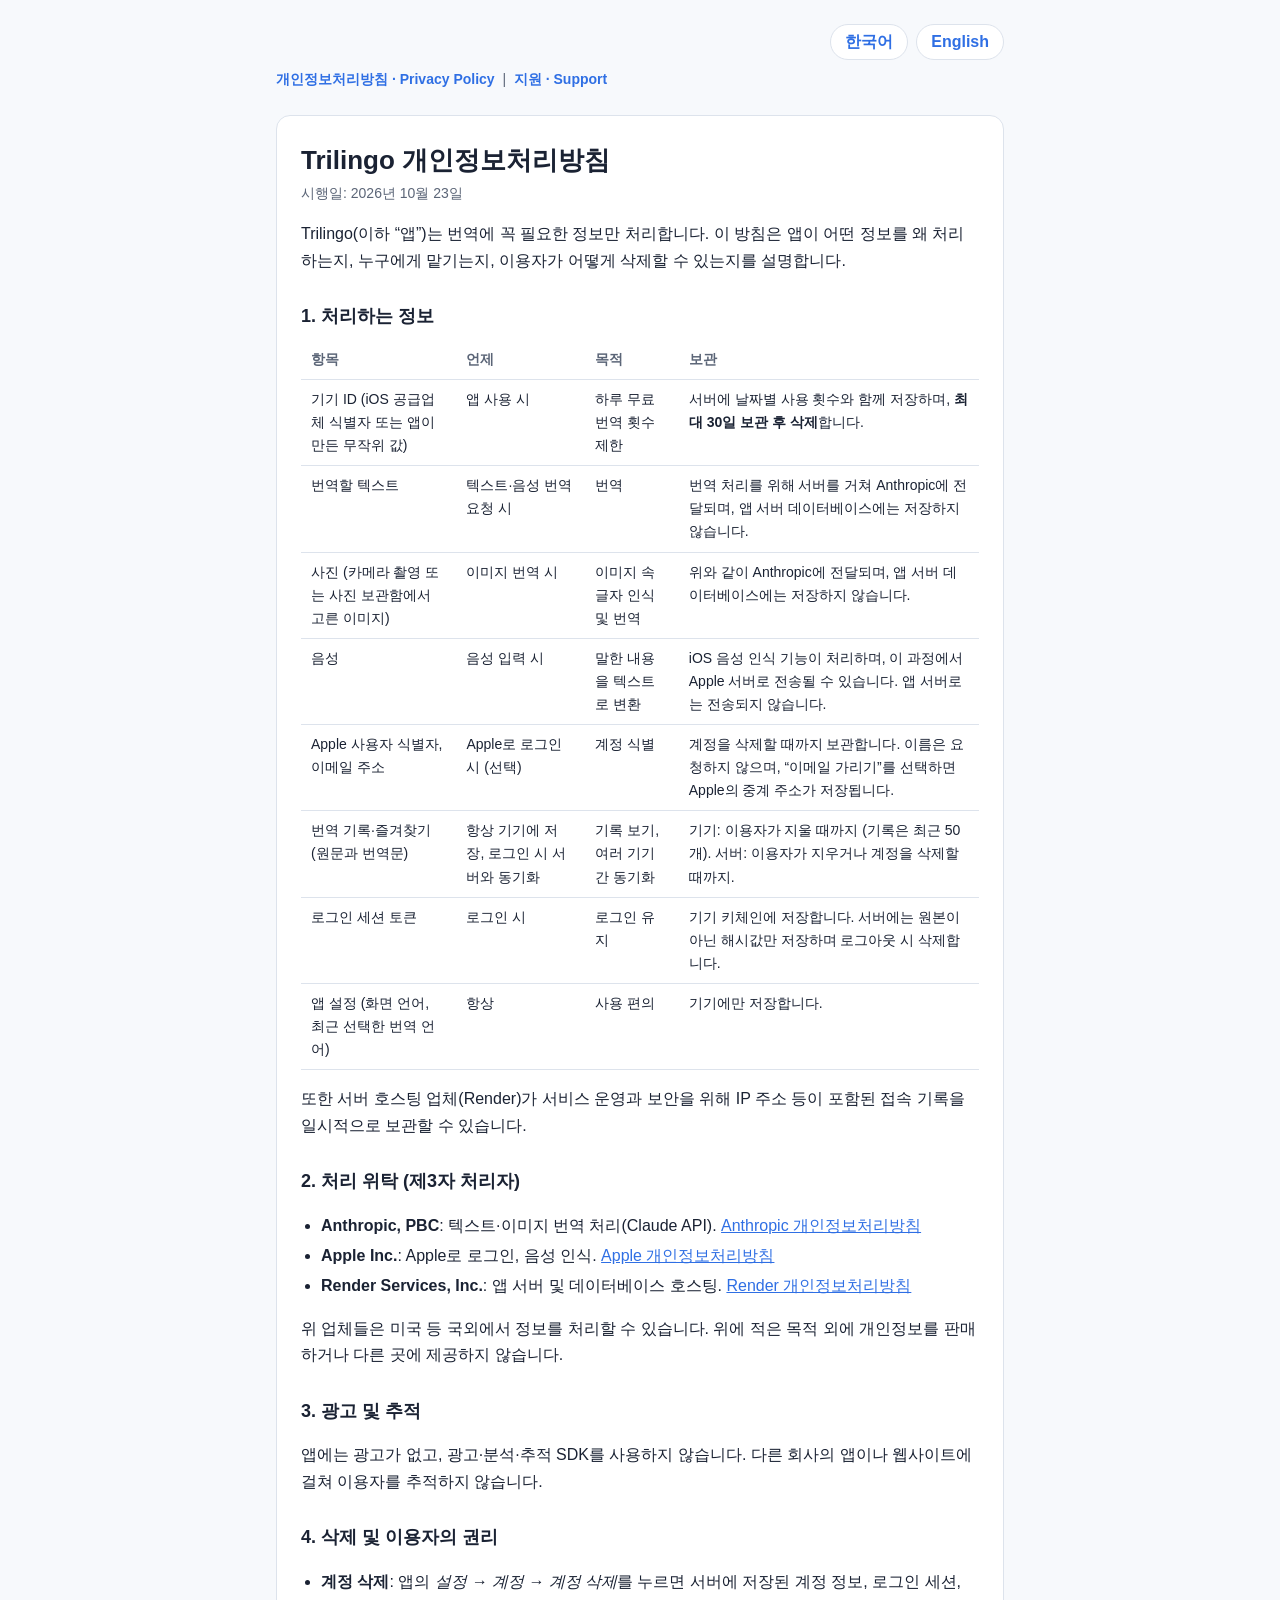
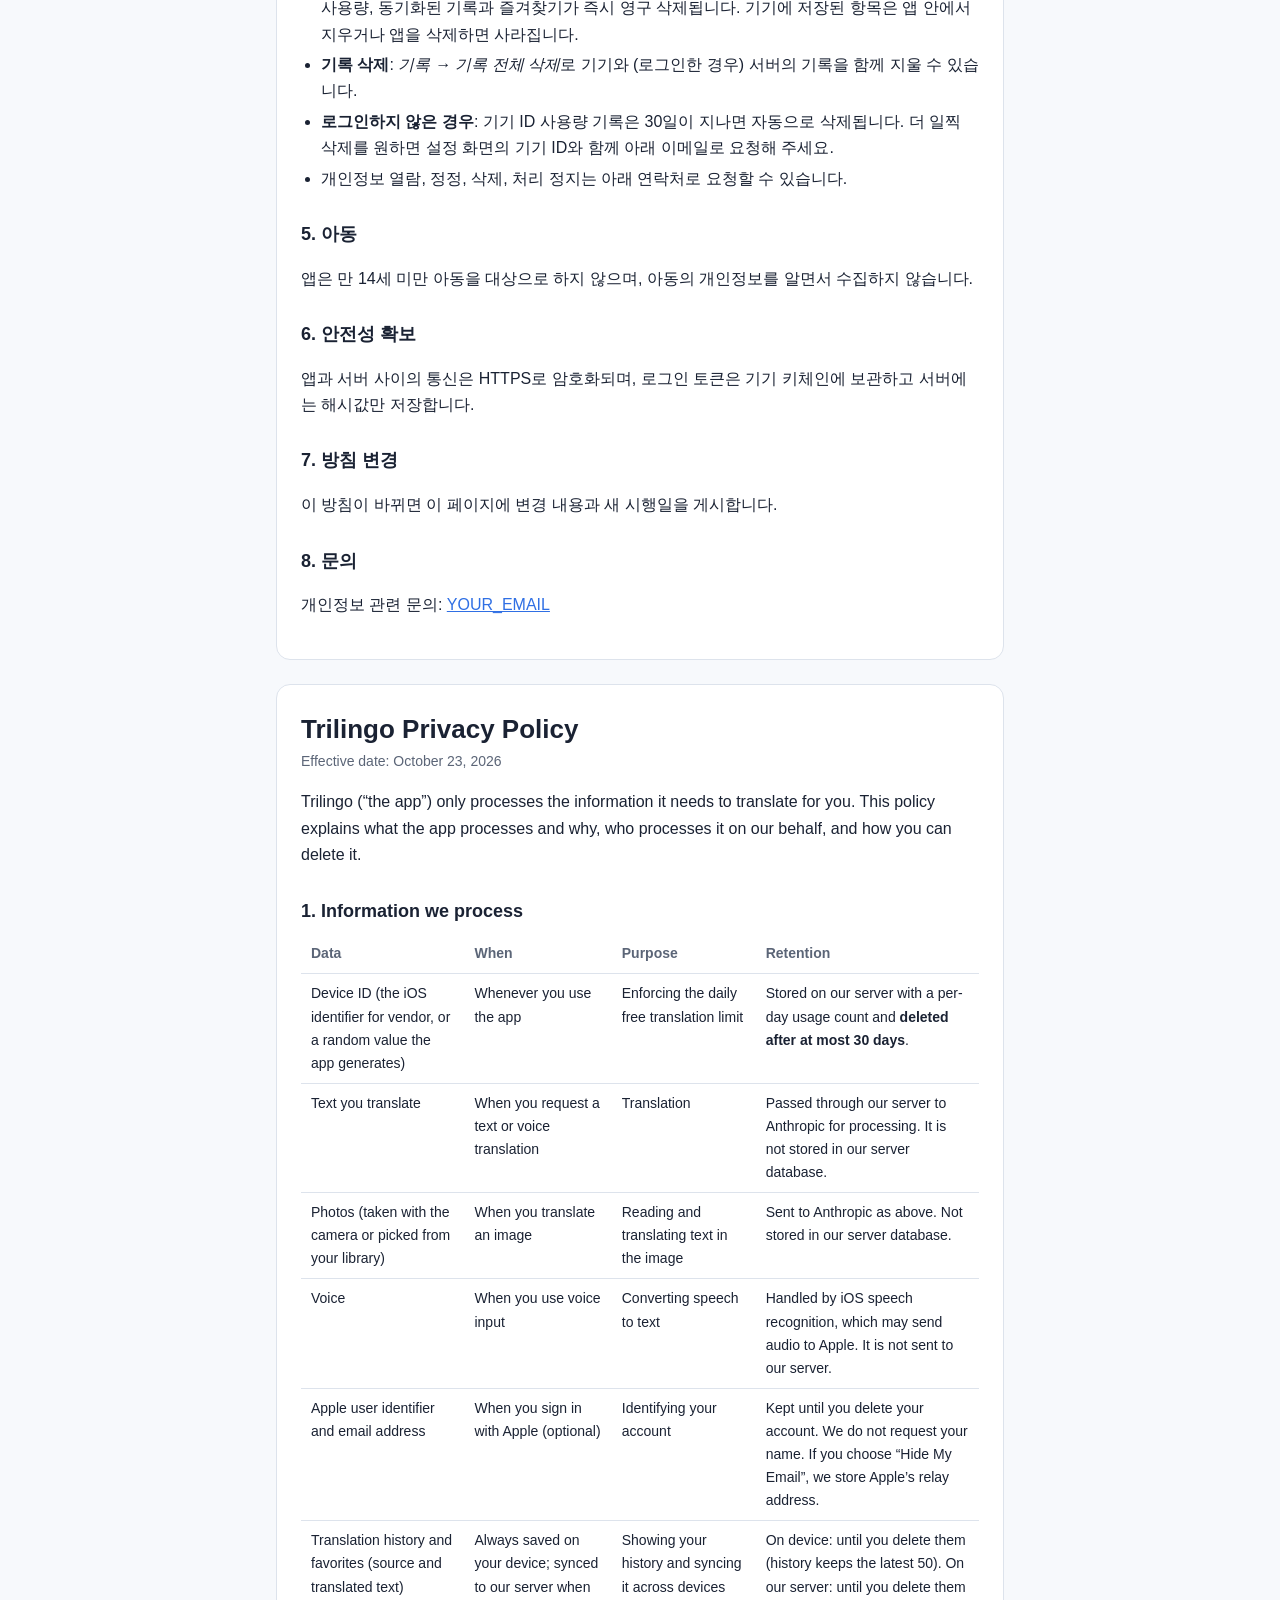
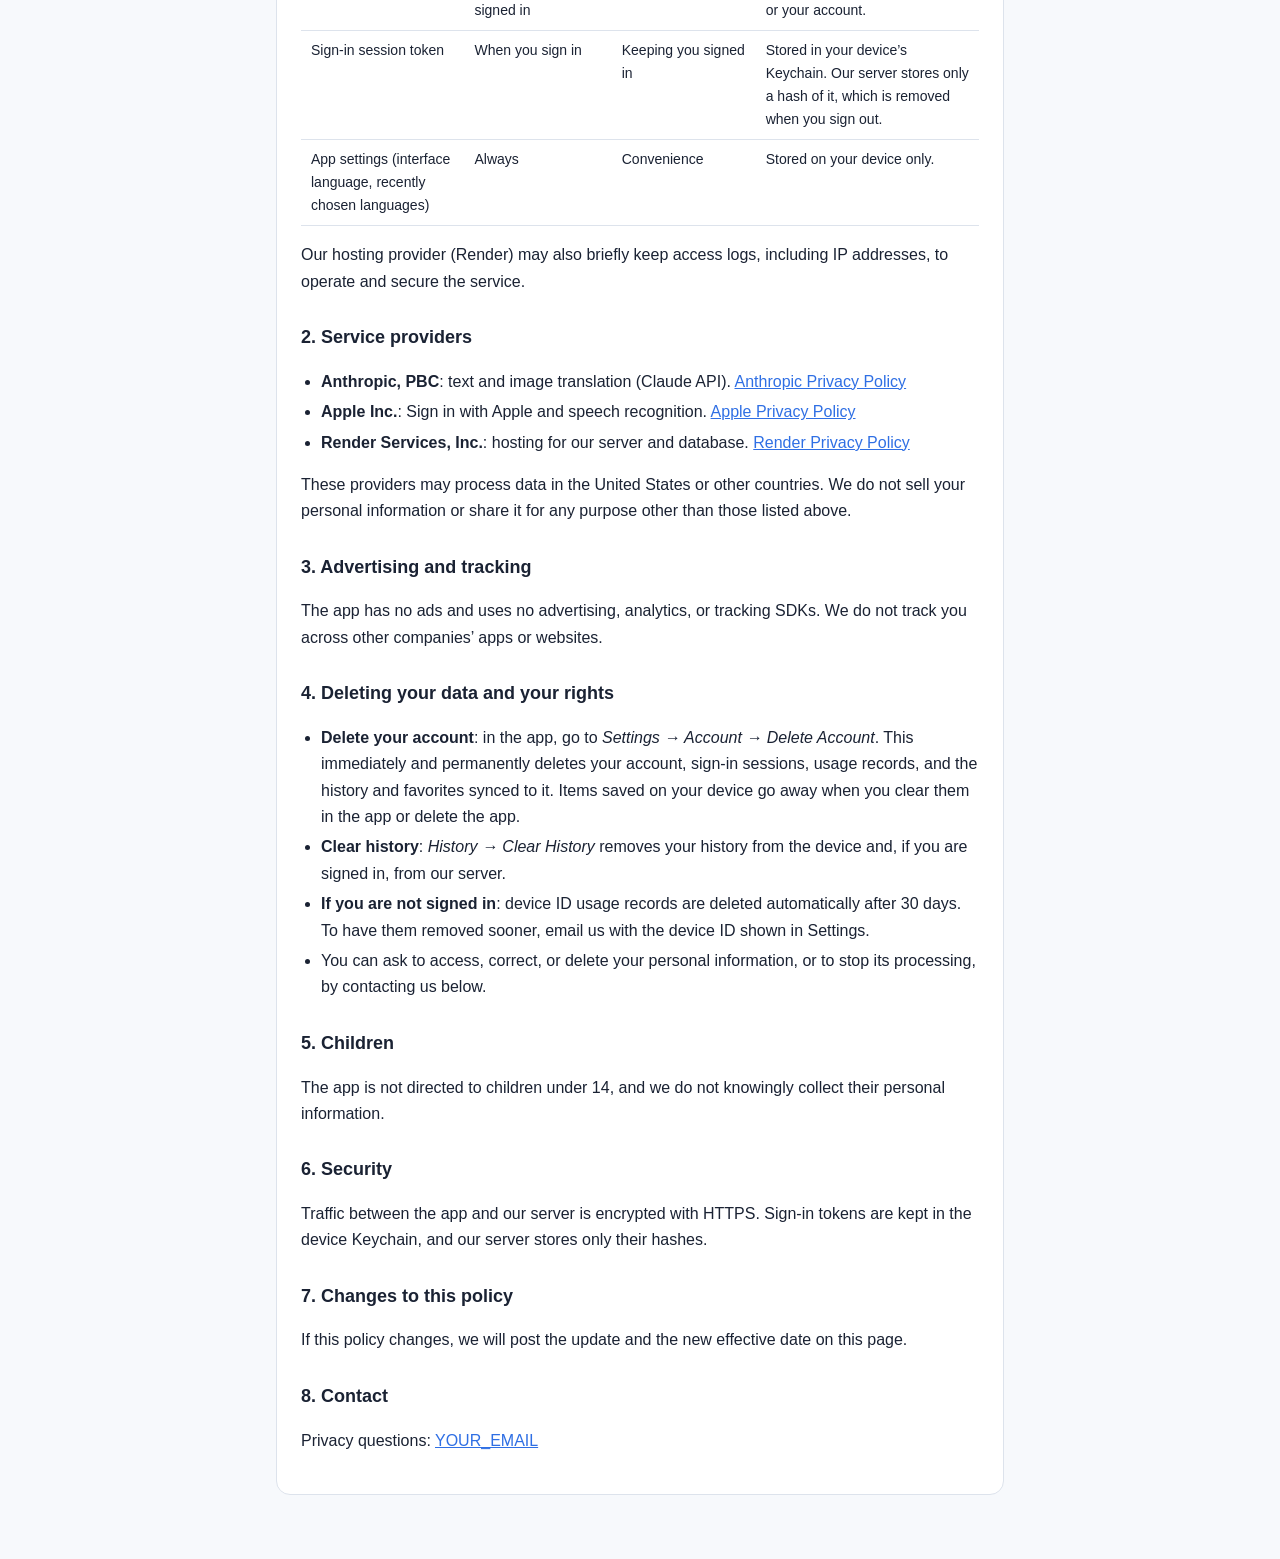
<file: index.html>
<!doctype html>
<html lang="ko">
<head>
  <meta charset="utf-8">
  <meta name="viewport" content="width=device-width, initial-scale=1">
  <meta name="color-scheme" content="light dark">
  <title>Trilingo 개인정보처리방침 · Privacy Policy</title>
  <link rel="stylesheet" href="style.css">
</head>
<body>
<main>
  <nav class="lang" aria-label="Language">
    <a href="#ko" lang="ko">한국어</a>
    <a href="#en" lang="en">English</a>
  </nav>
  <nav class="pages">
    <a href="./">개인정보처리방침 · Privacy Policy</a> &nbsp;|&nbsp; <a href="support.html">지원 · Support</a>
  </nav>

  <!-- ===================== 한국어 ===================== -->
  <section class="language" id="ko" lang="ko">
    <h1>Trilingo 개인정보처리방침</h1>
    <p class="meta">시행일: 2026년 10월 23일</p>

    <p>Trilingo(이하 “앱”)는 번역에 꼭 필요한 정보만 처리합니다. 이 방침은 앱이 어떤 정보를 왜 처리하는지, 누구에게 맡기는지, 이용자가 어떻게 삭제할 수 있는지를 설명합니다.</p>

    <h2>1. 처리하는 정보</h2>
    <div class="table-wrap">
      <table>
        <thead>
          <tr><th>항목</th><th>언제</th><th>목적</th><th>보관</th></tr>
        </thead>
        <tbody>
          <tr>
            <td>기기 ID (iOS 공급업체 식별자 또는 앱이 만든 무작위 값)</td>
            <td>앱 사용 시</td>
            <td>하루 무료 번역 횟수 제한</td>
            <td>서버에 날짜별 사용 횟수와 함께 저장하며, <strong>최대 30일 보관 후 삭제</strong>합니다.</td>
          </tr>
          <tr>
            <td>번역할 텍스트</td>
            <td>텍스트·음성 번역 요청 시</td>
            <td>번역</td>
            <td>번역 처리를 위해 서버를 거쳐 Anthropic에 전달되며, 앱 서버 데이터베이스에는 저장하지 않습니다.</td>
          </tr>
          <tr>
            <td>사진 (카메라 촬영 또는 사진 보관함에서 고른 이미지)</td>
            <td>이미지 번역 시</td>
            <td>이미지 속 글자 인식 및 번역</td>
            <td>위와 같이 Anthropic에 전달되며, 앱 서버 데이터베이스에는 저장하지 않습니다.</td>
          </tr>
          <tr>
            <td>음성</td>
            <td>음성 입력 시</td>
            <td>말한 내용을 텍스트로 변환</td>
            <td>iOS 음성 인식 기능이 처리하며, 이 과정에서 Apple 서버로 전송될 수 있습니다. 앱 서버로는 전송되지 않습니다.</td>
          </tr>
          <tr>
            <td>Apple 사용자 식별자, 이메일 주소</td>
            <td>Apple로 로그인 시 (선택)</td>
            <td>계정 식별</td>
            <td>계정을 삭제할 때까지 보관합니다. 이름은 요청하지 않으며, “이메일 가리기”를 선택하면 Apple의 중계 주소가 저장됩니다.</td>
          </tr>
          <tr>
            <td>번역 기록·즐겨찾기 (원문과 번역문)</td>
            <td>항상 기기에 저장, 로그인 시 서버와 동기화</td>
            <td>기록 보기, 여러 기기 간 동기화</td>
            <td>기기: 이용자가 지울 때까지 (기록은 최근 50개). 서버: 이용자가 지우거나 계정을 삭제할 때까지.</td>
          </tr>
          <tr>
            <td>로그인 세션 토큰</td>
            <td>로그인 시</td>
            <td>로그인 유지</td>
            <td>기기 키체인에 저장합니다. 서버에는 원본이 아닌 해시값만 저장하며 로그아웃 시 삭제합니다.</td>
          </tr>
          <tr>
            <td>앱 설정 (화면 언어, 최근 선택한 번역 언어)</td>
            <td>항상</td>
            <td>사용 편의</td>
            <td>기기에만 저장합니다.</td>
          </tr>
        </tbody>
      </table>
    </div>
    <p>또한 서버 호스팅 업체(Render)가 서비스 운영과 보안을 위해 IP 주소 등이 포함된 접속 기록을 일시적으로 보관할 수 있습니다.</p>

    <h2>2. 처리 위탁 (제3자 처리자)</h2>
    <ul>
      <li><strong>Anthropic, PBC</strong>: 텍스트·이미지 번역 처리(Claude API). <a href="https://www.anthropic.com/legal/privacy">Anthropic 개인정보처리방침</a></li>
      <li><strong>Apple Inc.</strong>: Apple로 로그인, 음성 인식. <a href="https://www.apple.com/legal/privacy/">Apple 개인정보처리방침</a></li>
      <li><strong>Render Services, Inc.</strong>: 앱 서버 및 데이터베이스 호스팅. <a href="https://render.com/privacy">Render 개인정보처리방침</a></li>
    </ul>
    <p>위 업체들은 미국 등 국외에서 정보를 처리할 수 있습니다. 위에 적은 목적 외에 개인정보를 판매하거나 다른 곳에 제공하지 않습니다.</p>

    <h2>3. 광고 및 추적</h2>
    <p>앱에는 광고가 없고, 광고·분석·추적 SDK를 사용하지 않습니다. 다른 회사의 앱이나 웹사이트에 걸쳐 이용자를 추적하지 않습니다.</p>

    <h2>4. 삭제 및 이용자의 권리</h2>
    <ul>
      <li><strong>계정 삭제</strong>: 앱의 <em>설정 → 계정 → 계정 삭제</em>를 누르면 서버에 저장된 계정 정보, 로그인 세션, 사용량, 동기화된 기록과 즐겨찾기가 즉시 영구 삭제됩니다. 기기에 저장된 항목은 앱 안에서 지우거나 앱을 삭제하면 사라집니다.</li>
      <li><strong>기록 삭제</strong>: <em>기록 → 기록 전체 삭제</em>로 기기와 (로그인한 경우) 서버의 기록을 함께 지울 수 있습니다.</li>
      <li><strong>로그인하지 않은 경우</strong>: 기기 ID 사용량 기록은 30일이 지나면 자동으로 삭제됩니다. 더 일찍 삭제를 원하면 설정 화면의 기기 ID와 함께 아래 이메일로 요청해 주세요.</li>
      <li>개인정보 열람, 정정, 삭제, 처리 정지는 아래 연락처로 요청할 수 있습니다.</li>
    </ul>

    <h2>5. 아동</h2>
    <p>앱은 만 14세 미만 아동을 대상으로 하지 않으며, 아동의 개인정보를 알면서 수집하지 않습니다.</p>

    <h2>6. 안전성 확보</h2>
    <p>앱과 서버 사이의 통신은 HTTPS로 암호화되며, 로그인 토큰은 기기 키체인에 보관하고 서버에는 해시값만 저장합니다.</p>

    <h2>7. 방침 변경</h2>
    <p>이 방침이 바뀌면 이 페이지에 변경 내용과 새 시행일을 게시합니다.</p>

    <h2>8. 문의</h2>
    <p>개인정보 관련 문의: <a href="mailto:YOUR_EMAIL">YOUR_EMAIL</a></p>
  </section>

  <!-- ===================== English ===================== -->
  <section class="language" id="en" lang="en">
    <h1>Trilingo Privacy Policy</h1>
    <p class="meta">Effective date: October 23, 2026</p>

    <p>Trilingo (“the app”) only processes the information it needs to translate for you. This policy explains what the app processes and why, who processes it on our behalf, and how you can delete it.</p>

    <h2>1. Information we process</h2>
    <div class="table-wrap">
      <table>
        <thead>
          <tr><th>Data</th><th>When</th><th>Purpose</th><th>Retention</th></tr>
        </thead>
        <tbody>
          <tr>
            <td>Device ID (the iOS identifier for vendor, or a random value the app generates)</td>
            <td>Whenever you use the app</td>
            <td>Enforcing the daily free translation limit</td>
            <td>Stored on our server with a per-day usage count and <strong>deleted after at most 30 days</strong>.</td>
          </tr>
          <tr>
            <td>Text you translate</td>
            <td>When you request a text or voice translation</td>
            <td>Translation</td>
            <td>Passed through our server to Anthropic for processing. It is not stored in our server database.</td>
          </tr>
          <tr>
            <td>Photos (taken with the camera or picked from your library)</td>
            <td>When you translate an image</td>
            <td>Reading and translating text in the image</td>
            <td>Sent to Anthropic as above. Not stored in our server database.</td>
          </tr>
          <tr>
            <td>Voice</td>
            <td>When you use voice input</td>
            <td>Converting speech to text</td>
            <td>Handled by iOS speech recognition, which may send audio to Apple. It is not sent to our server.</td>
          </tr>
          <tr>
            <td>Apple user identifier and email address</td>
            <td>When you sign in with Apple (optional)</td>
            <td>Identifying your account</td>
            <td>Kept until you delete your account. We do not request your name. If you choose “Hide My Email”, we store Apple’s relay address.</td>
          </tr>
          <tr>
            <td>Translation history and favorites (source and translated text)</td>
            <td>Always saved on your device; synced to our server when signed in</td>
            <td>Showing your history and syncing it across devices</td>
            <td>On device: until you delete them (history keeps the latest 50). On our server: until you delete them or your account.</td>
          </tr>
          <tr>
            <td>Sign-in session token</td>
            <td>When you sign in</td>
            <td>Keeping you signed in</td>
            <td>Stored in your device’s Keychain. Our server stores only a hash of it, which is removed when you sign out.</td>
          </tr>
          <tr>
            <td>App settings (interface language, recently chosen languages)</td>
            <td>Always</td>
            <td>Convenience</td>
            <td>Stored on your device only.</td>
          </tr>
        </tbody>
      </table>
    </div>
    <p>Our hosting provider (Render) may also briefly keep access logs, including IP addresses, to operate and secure the service.</p>

    <h2>2. Service providers</h2>
    <ul>
      <li><strong>Anthropic, PBC</strong>: text and image translation (Claude API). <a href="https://www.anthropic.com/legal/privacy">Anthropic Privacy Policy</a></li>
      <li><strong>Apple Inc.</strong>: Sign in with Apple and speech recognition. <a href="https://www.apple.com/legal/privacy/">Apple Privacy Policy</a></li>
      <li><strong>Render Services, Inc.</strong>: hosting for our server and database. <a href="https://render.com/privacy">Render Privacy Policy</a></li>
    </ul>
    <p>These providers may process data in the United States or other countries. We do not sell your personal information or share it for any purpose other than those listed above.</p>

    <h2>3. Advertising and tracking</h2>
    <p>The app has no ads and uses no advertising, analytics, or tracking SDKs. We do not track you across other companies’ apps or websites.</p>

    <h2>4. Deleting your data and your rights</h2>
    <ul>
      <li><strong>Delete your account</strong>: in the app, go to <em>Settings → Account → Delete Account</em>. This immediately and permanently deletes your account, sign-in sessions, usage records, and the history and favorites synced to it. Items saved on your device go away when you clear them in the app or delete the app.</li>
      <li><strong>Clear history</strong>: <em>History → Clear History</em> removes your history from the device and, if you are signed in, from our server.</li>
      <li><strong>If you are not signed in</strong>: device ID usage records are deleted automatically after 30 days. To have them removed sooner, email us with the device ID shown in Settings.</li>
      <li>You can ask to access, correct, or delete your personal information, or to stop its processing, by contacting us below.</li>
    </ul>

    <h2>5. Children</h2>
    <p>The app is not directed to children under 14, and we do not knowingly collect their personal information.</p>

    <h2>6. Security</h2>
    <p>Traffic between the app and our server is encrypted with HTTPS. Sign-in tokens are kept in the device Keychain, and our server stores only their hashes.</p>

    <h2>7. Changes to this policy</h2>
    <p>If this policy changes, we will post the update and the new effective date on this page.</p>

    <h2>8. Contact</h2>
    <p>Privacy questions: <a href="mailto:YOUR_EMAIL">YOUR_EMAIL</a></p>
  </section>
</main>
</body>
</html>
</file>
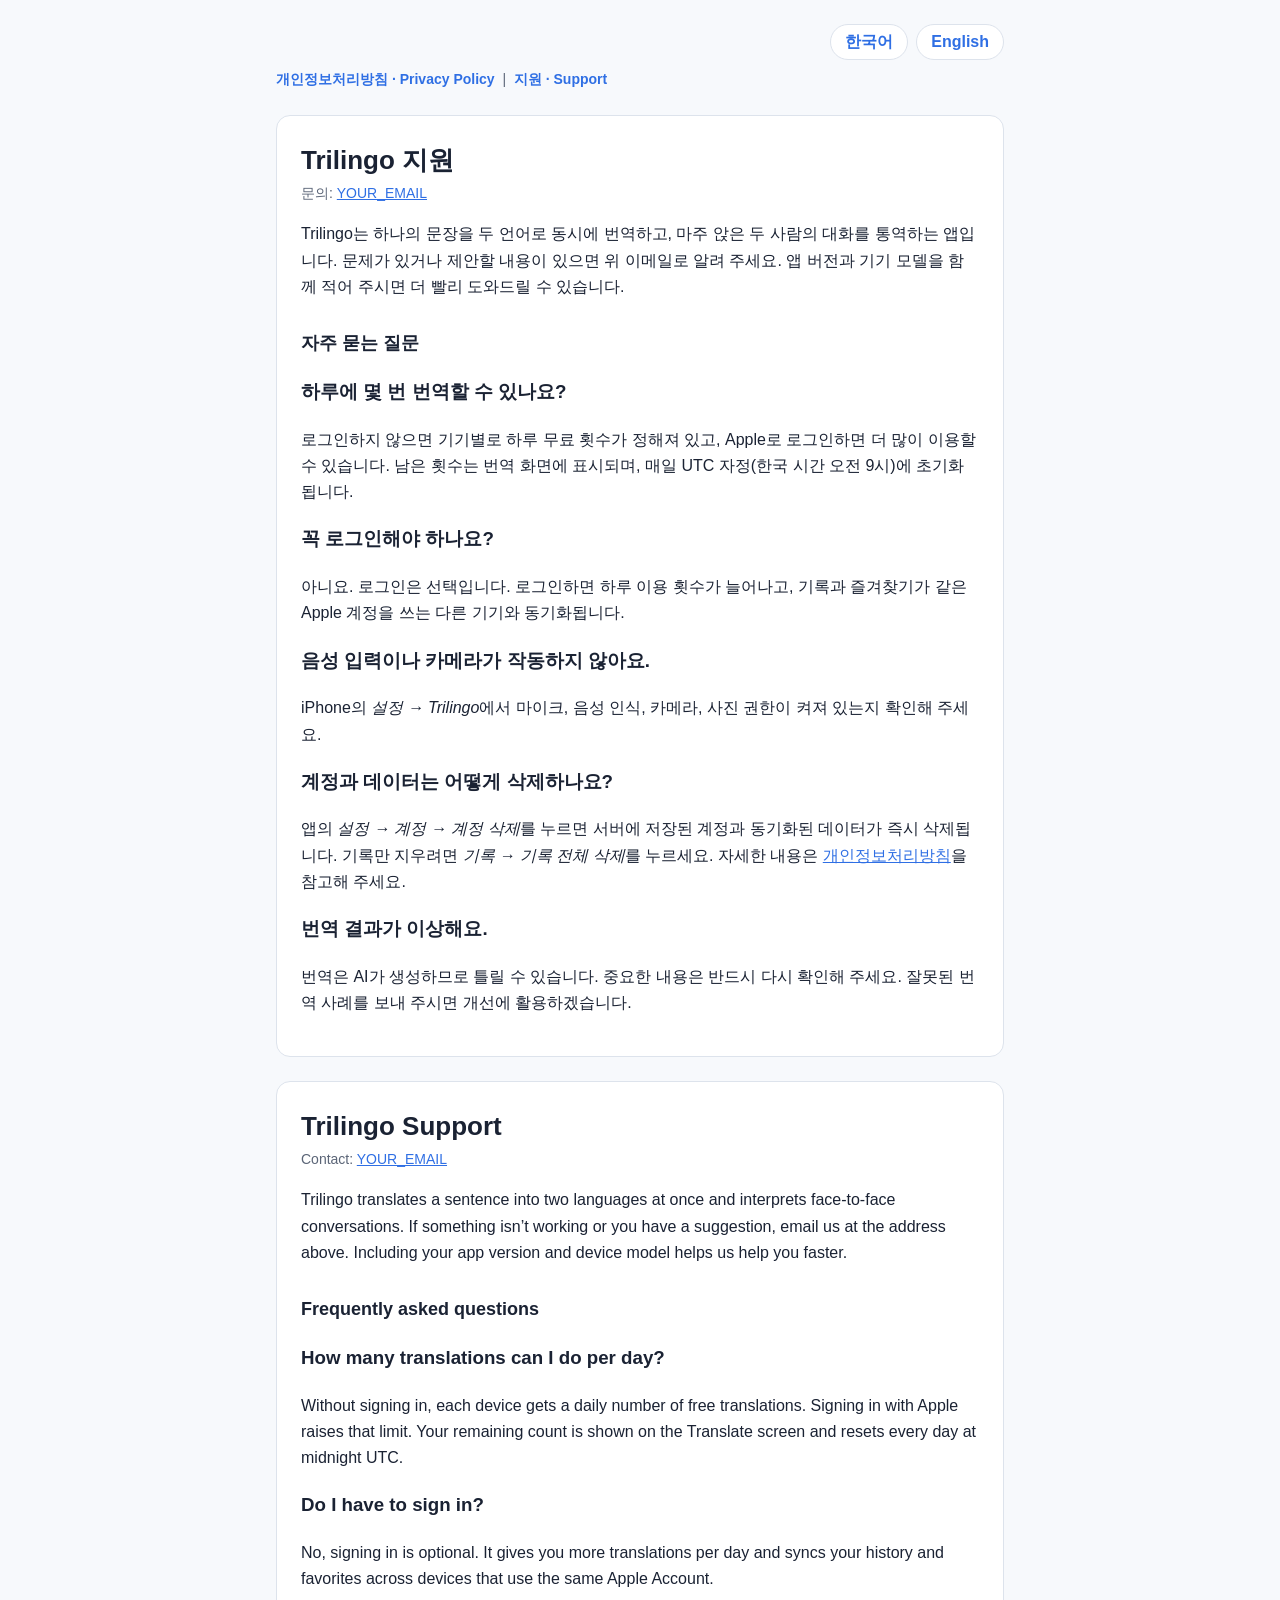
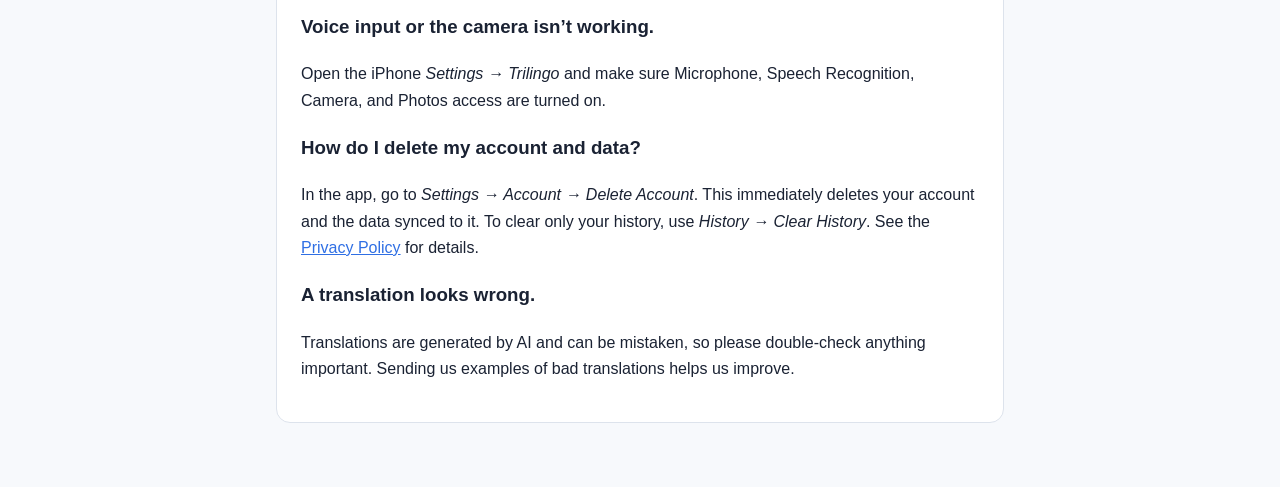
<file: support.html>
<!doctype html>
<html lang="ko">
<head>
  <meta charset="utf-8">
  <meta name="viewport" content="width=device-width, initial-scale=1">
  <meta name="color-scheme" content="light dark">
  <title>Trilingo 지원 · Support</title>
  <link rel="stylesheet" href="style.css">
</head>
<body>
<main>
  <nav class="lang" aria-label="Language">
    <a href="#ko" lang="ko">한국어</a>
    <a href="#en" lang="en">English</a>
  </nav>
  <nav class="pages">
    <a href="./">개인정보처리방침 · Privacy Policy</a> &nbsp;|&nbsp; <a href="support.html">지원 · Support</a>
  </nav>

  <!-- ===================== 한국어 ===================== -->
  <section class="language" id="ko" lang="ko">
    <h1>Trilingo 지원</h1>
    <p class="meta">문의: <a href="mailto:YOUR_EMAIL">YOUR_EMAIL</a></p>

    <p>Trilingo는 하나의 문장을 두 언어로 동시에 번역하고, 마주 앉은 두 사람의 대화를 통역하는 앱입니다. 문제가 있거나 제안할 내용이 있으면 위 이메일로 알려 주세요. 앱 버전과 기기 모델을 함께 적어 주시면 더 빨리 도와드릴 수 있습니다.</p>

    <h2>자주 묻는 질문</h2>

    <h3>하루에 몇 번 번역할 수 있나요?</h3>
    <p>로그인하지 않으면 기기별로 하루 무료 횟수가 정해져 있고, Apple로 로그인하면 더 많이 이용할 수 있습니다. 남은 횟수는 번역 화면에 표시되며, 매일 UTC 자정(한국 시간 오전 9시)에 초기화됩니다.</p>

    <h3>꼭 로그인해야 하나요?</h3>
    <p>아니요. 로그인은 선택입니다. 로그인하면 하루 이용 횟수가 늘어나고, 기록과 즐겨찾기가 같은 Apple 계정을 쓰는 다른 기기와 동기화됩니다.</p>

    <h3>음성 입력이나 카메라가 작동하지 않아요.</h3>
    <p>iPhone의 <em>설정 → Trilingo</em>에서 마이크, 음성 인식, 카메라, 사진 권한이 켜져 있는지 확인해 주세요.</p>

    <h3>계정과 데이터는 어떻게 삭제하나요?</h3>
    <p>앱의 <em>설정 → 계정 → 계정 삭제</em>를 누르면 서버에 저장된 계정과 동기화된 데이터가 즉시 삭제됩니다. 기록만 지우려면 <em>기록 → 기록 전체 삭제</em>를 누르세요. 자세한 내용은 <a href="./#ko">개인정보처리방침</a>을 참고해 주세요.</p>

    <h3>번역 결과가 이상해요.</h3>
    <p>번역은 AI가 생성하므로 틀릴 수 있습니다. 중요한 내용은 반드시 다시 확인해 주세요. 잘못된 번역 사례를 보내 주시면 개선에 활용하겠습니다.</p>
  </section>

  <!-- ===================== English ===================== -->
  <section class="language" id="en" lang="en">
    <h1>Trilingo Support</h1>
    <p class="meta">Contact: <a href="mailto:YOUR_EMAIL">YOUR_EMAIL</a></p>

    <p>Trilingo translates a sentence into two languages at once and interprets face-to-face conversations. If something isn’t working or you have a suggestion, email us at the address above. Including your app version and device model helps us help you faster.</p>

    <h2>Frequently asked questions</h2>

    <h3>How many translations can I do per day?</h3>
    <p>Without signing in, each device gets a daily number of free translations. Signing in with Apple raises that limit. Your remaining count is shown on the Translate screen and resets every day at midnight UTC.</p>

    <h3>Do I have to sign in?</h3>
    <p>No, signing in is optional. It gives you more translations per day and syncs your history and favorites across devices that use the same Apple Account.</p>

    <h3>Voice input or the camera isn’t working.</h3>
    <p>Open the iPhone <em>Settings → Trilingo</em> and make sure Microphone, Speech Recognition, Camera, and Photos access are turned on.</p>

    <h3>How do I delete my account and data?</h3>
    <p>In the app, go to <em>Settings → Account → Delete Account</em>. This immediately deletes your account and the data synced to it. To clear only your history, use <em>History → Clear History</em>. See the <a href="./#en">Privacy Policy</a> for details.</p>

    <h3>A translation looks wrong.</h3>
    <p>Translations are generated by AI and can be mistaken, so please double-check anything important. Sending us examples of bad translations helps us improve.</p>
  </section>
</main>
</body>
</html>
</file>
<file: style.css>
:root {
  --bg: #f7f9fc;
  --surface: #ffffff;
  --text: #1a2233;
  --muted: #5b6577;
  --border: #dde3ec;
  --accent: #2f6fe4;
}

@media (prefers-color-scheme: dark) {
  :root {
    --bg: #0b1530;
    --surface: #131f3d;
    --text: #e8edf7;
    --muted: #a3aec4;
    --border: #26355a;
    --accent: #7ea8ff;
  }
}

* {
  box-sizing: border-box;
}

body {
  margin: 0;
  background: var(--bg);
  color: var(--text);
  font-family: -apple-system, BlinkMacSystemFont, "Apple SD Gothic Neo", "Segoe UI", "Noto Sans KR", sans-serif;
  font-size: 16px;
  line-height: 1.65;
}

main {
  max-width: 760px;
  margin: 0 auto;
  padding: 24px 16px 64px;
}

nav.lang {
  display: flex;
  gap: 8px;
  justify-content: flex-end;
  margin-bottom: 8px;
}

nav.lang a,
nav.pages a {
  color: var(--accent);
  text-decoration: none;
  font-weight: 600;
}

nav.lang a {
  border: 1px solid var(--border);
  border-radius: 999px;
  padding: 4px 14px;
  background: var(--surface);
}

nav.pages {
  font-size: 14px;
  color: var(--muted);
}

section.language {
  background: var(--surface);
  border: 1px solid var(--border);
  border-radius: 14px;
  padding: 8px 24px 24px;
  margin-top: 24px;
  scroll-margin-top: 16px;
}

h1 {
  font-size: 26px;
  line-height: 1.3;
  margin: 20px 0 4px;
}

h2 {
  font-size: 18px;
  margin: 28px 0 8px;
}

.meta {
  color: var(--muted);
  font-size: 14px;
  margin: 0 0 16px;
}

a {
  color: var(--accent);
}

ul {
  padding-left: 20px;
}

li + li {
  margin-top: 4px;
}

.table-wrap {
  overflow-x: auto;
}

table {
  width: 100%;
  border-collapse: collapse;
  font-size: 14px;
}

th,
td {
  text-align: left;
  vertical-align: top;
  padding: 8px 10px;
  border-bottom: 1px solid var(--border);
}

th {
  color: var(--muted);
  font-weight: 600;
}

code {
  font-size: 0.95em;
}
</file>
